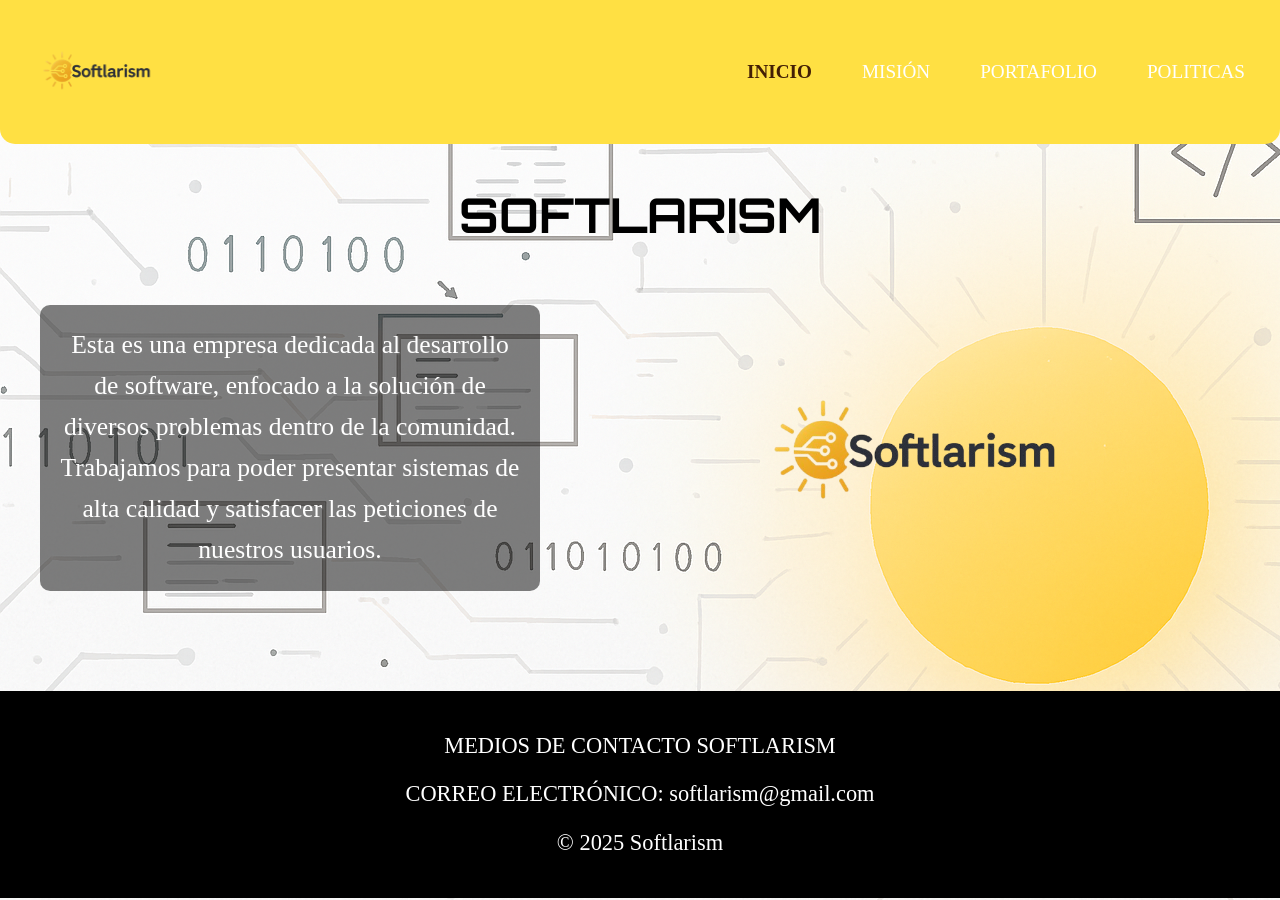
<file: index.html>
<!DOCTYPE html>
<html lang="es">
<head>
  <meta charset="UTF-8">
  <meta name="viewport" content="width=device-width, initial-scale=1.0">
  <title>Softlarism</title>
  <link rel="stylesheet" href="index.css">
  <link href="https://fonts.googleapis.com/css2?family=Orbitron:wght@500&display=swap" rel="stylesheet">

</head>

<body>
  <!-- HEADER -->
  <header class="header">
    <div style="flex: 1; text-align: left;">
      <a href="index.html" class="logo">
        <img src="logo.png" alt="Logo de Softlarism" width="170">
      </a>
    </div>

    

    <ul class="nav">
      <li class="nav-link active">INICIO</li>
      <li class="nav-item"><a class="nav-link" href="mision.html">MISIÓN</a></li>
      <!--<li class="nav-item"><a class="nav-link" href="Servicios.html">SERVICIOS</a></li> -->
      <li class="nav-item"><a class="nav-link" href="Portafolio.html">PORTAFOLIO</a></li>
      <!--<li class="nav-item"><a class="nav-link" href="Lineamientos.html">LINEAMIENTOS</a></li>-->
      <li class="nav-item"><a class="nav-link" href="politicas.html">POLITICAS</a></li>
    </ul>
  </header>

  <!--  TITULO  -->
  <h2 class="titulo">SOFTLARISM</h2>

  <!--  HERO  -->
  <div class="hero">
    <div class="hero-text">
      <p>
        Esta es una empresa dedicada al desarrollo de software, enfocado a la solución
        de diversos problemas dentro de la comunidad. Trabajamos para poder presentar
        sistemas de alta calidad y satisfacer las peticiones de nuestros usuarios.
      </p>
    </div>

    <div class="hero-image">
      <img src="logo.png" alt="Imagen de inicio">
    </div>
  </div>

  <!--  FOOTER  -->
  <footer class="footer">
    <p>MEDIOS DE CONTACTO SOFTLARISM</p>
    <p>CORREO ELECTRÓNICO: softlarism@gmail.com</p>
    <p>© 2025 Softlarism</p>
  </footer>
</body>
</html>
</file>
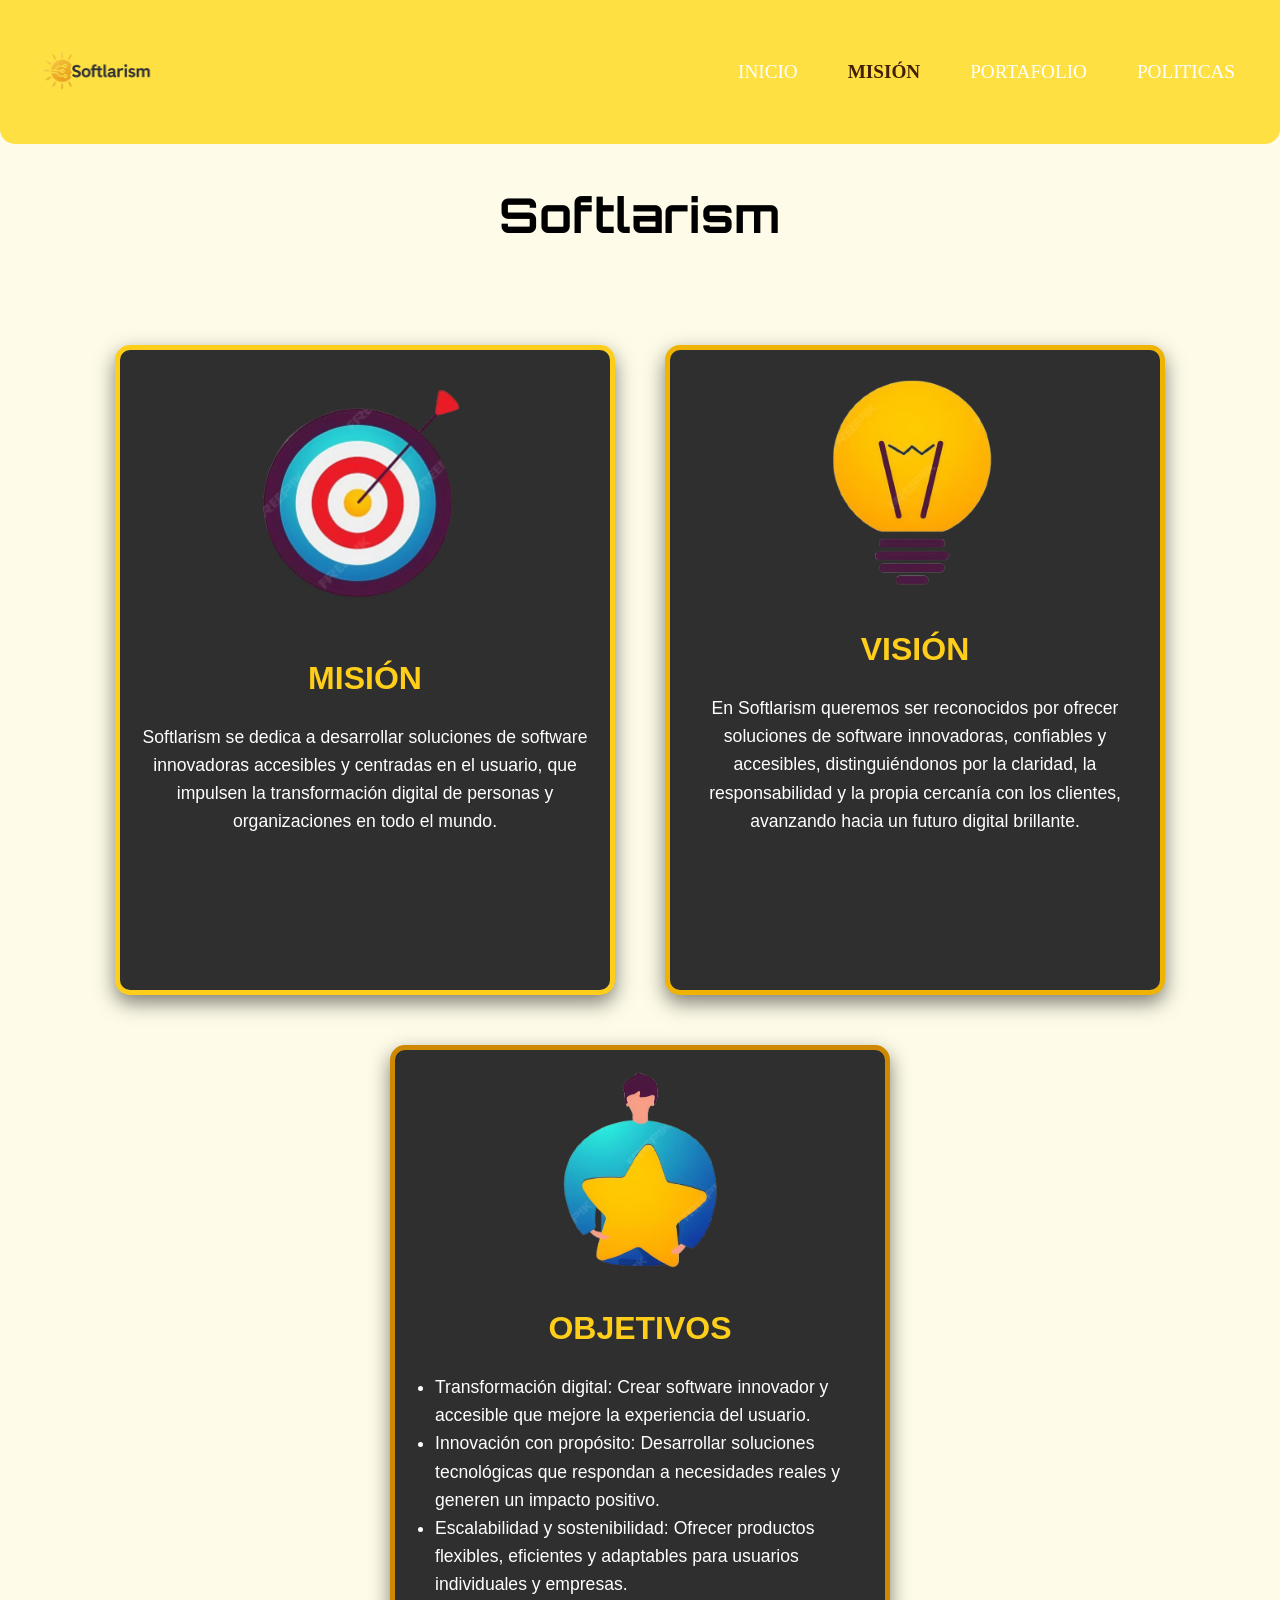
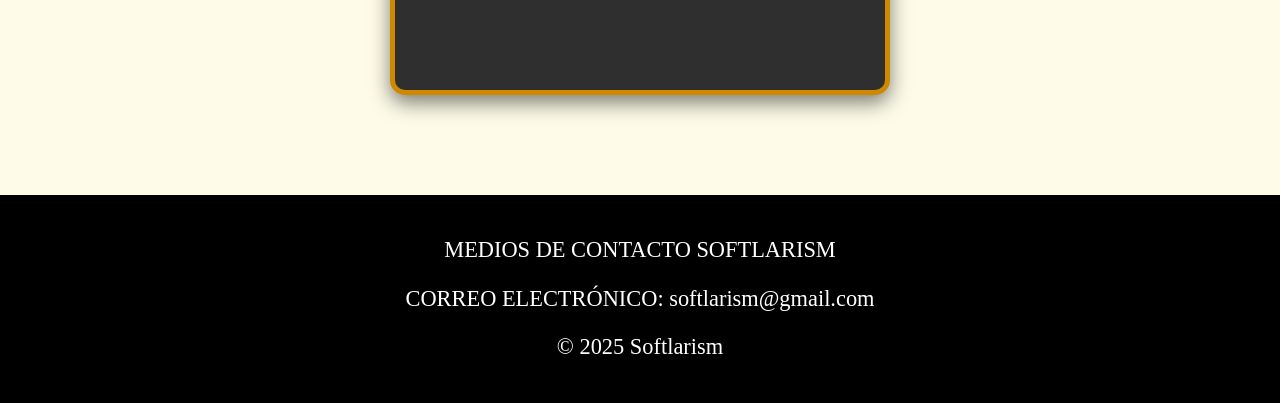
<file: mision.html>
<!DOCTYPE html>
<html>
<head>
    <title>Misión, Visión Y Objetivos</title>
    <meta charset="UTF-8">
    <meta name="viewport" content="width=device-width, initial-scale=1.0">
    <!-- CSS externo -->
    <link rel="stylesheet" href="mision.css">
    <link href="https://fonts.googleapis.com/css2?family=Orbitron:wght@500&display=swap" rel="stylesheet">
</head>
<body>
    <header class="header">
        <div style="flex: 1; text-align: left;">
          <a href="index.html" class="logo">
            <img src="logo.png" alt="Logo de Softlarism" width="200">
          </a>
        </div>

        <ul class="nav">
            <li class="nav-item"><a class="nav-link" href="index.html">INICIO</a></li>
            <li class="nav-link active" aria-current="page" href="mision.html">MISIÓN</li>
            <!--<li class="nav-item"><a class="nav-link" href="Servicios.html">SERVICIOS</a></li>-->
            <li class="nav-item"><a class="nav-link" href="Portafolio.html">PORTAFOLIO</a></li>
            <li class="nav-item"><a class="nav-link" href="politicas.html">POLITICAS</a></li>
        </ul>

        <div class="flex-space"></div>
    </header>
      
    <h2 class="titulo">Softlarism</h2>

    <div class="cards-container">
        <!-- Card 1 -->
        <div class="card card1">
            <img src="imision.png" class="card-img-top" alt="img mision" width="240">
            <div class="card-body">
                <h2 class="card-title">MISIÓN</h2>
                <p class="card-text">
                    Softlarism se dedica a desarrollar soluciones de software innovadoras 
                    accesibles y centradas en el usuario, que impulsen la transformación digital de personas 
                    y organizaciones en todo el mundo.
                </p>
            </div>
        </div>

        <!-- Card 2 -->
        <div class="card card2">
            <img src="ivision.png" class="card-img-top" alt="img vision" width="185">
            <div class="card-body">
                <h2 class="card-title">VISIÓN</h2>
                <p class="card-text">
                    En Softlarism queremos ser reconocidos por ofrecer soluciones de software innovadoras, 
                    confiables y accesibles, distinguiéndonos por la claridad, la responsabilidad y la propia 
                    cercanía con los clientes, avanzando hacia un futuro digital brillante.
                </p>
            </div>
        </div>

        <!-- Card 3 -->
        <div class="card card3">
            <img src="iobjetivos.png" class="card-img-top" alt="img objetivos" width="175">
            <div class="card-body">
                <h2 class="card-title">OBJETIVOS</h2>
                <ul>
                    <li>Transformación digital: Crear software innovador y accesible que mejore la experiencia del usuario. </li>
                    <li>Innovación con propósito: Desarrollar soluciones tecnológicas que respondan a necesidades reales y generen un impacto positivo. </li>
                    <li>Escalabilidad y sostenibilidad: Ofrecer productos flexibles, eficientes y adaptables para usuarios individuales y empresas. </li>
                </ul>
            </div>
        </div>
    </div>

    <footer class="footer">
        <p>MEDIOS DE CONTACTO SOFTLARISM</p>
        <p>CORREO ELECTRÓNICO: softlarism@gmail.com</p>
        <p>© 2025 Softlarism</p>
    </footer>
</body>
</html>
</file>
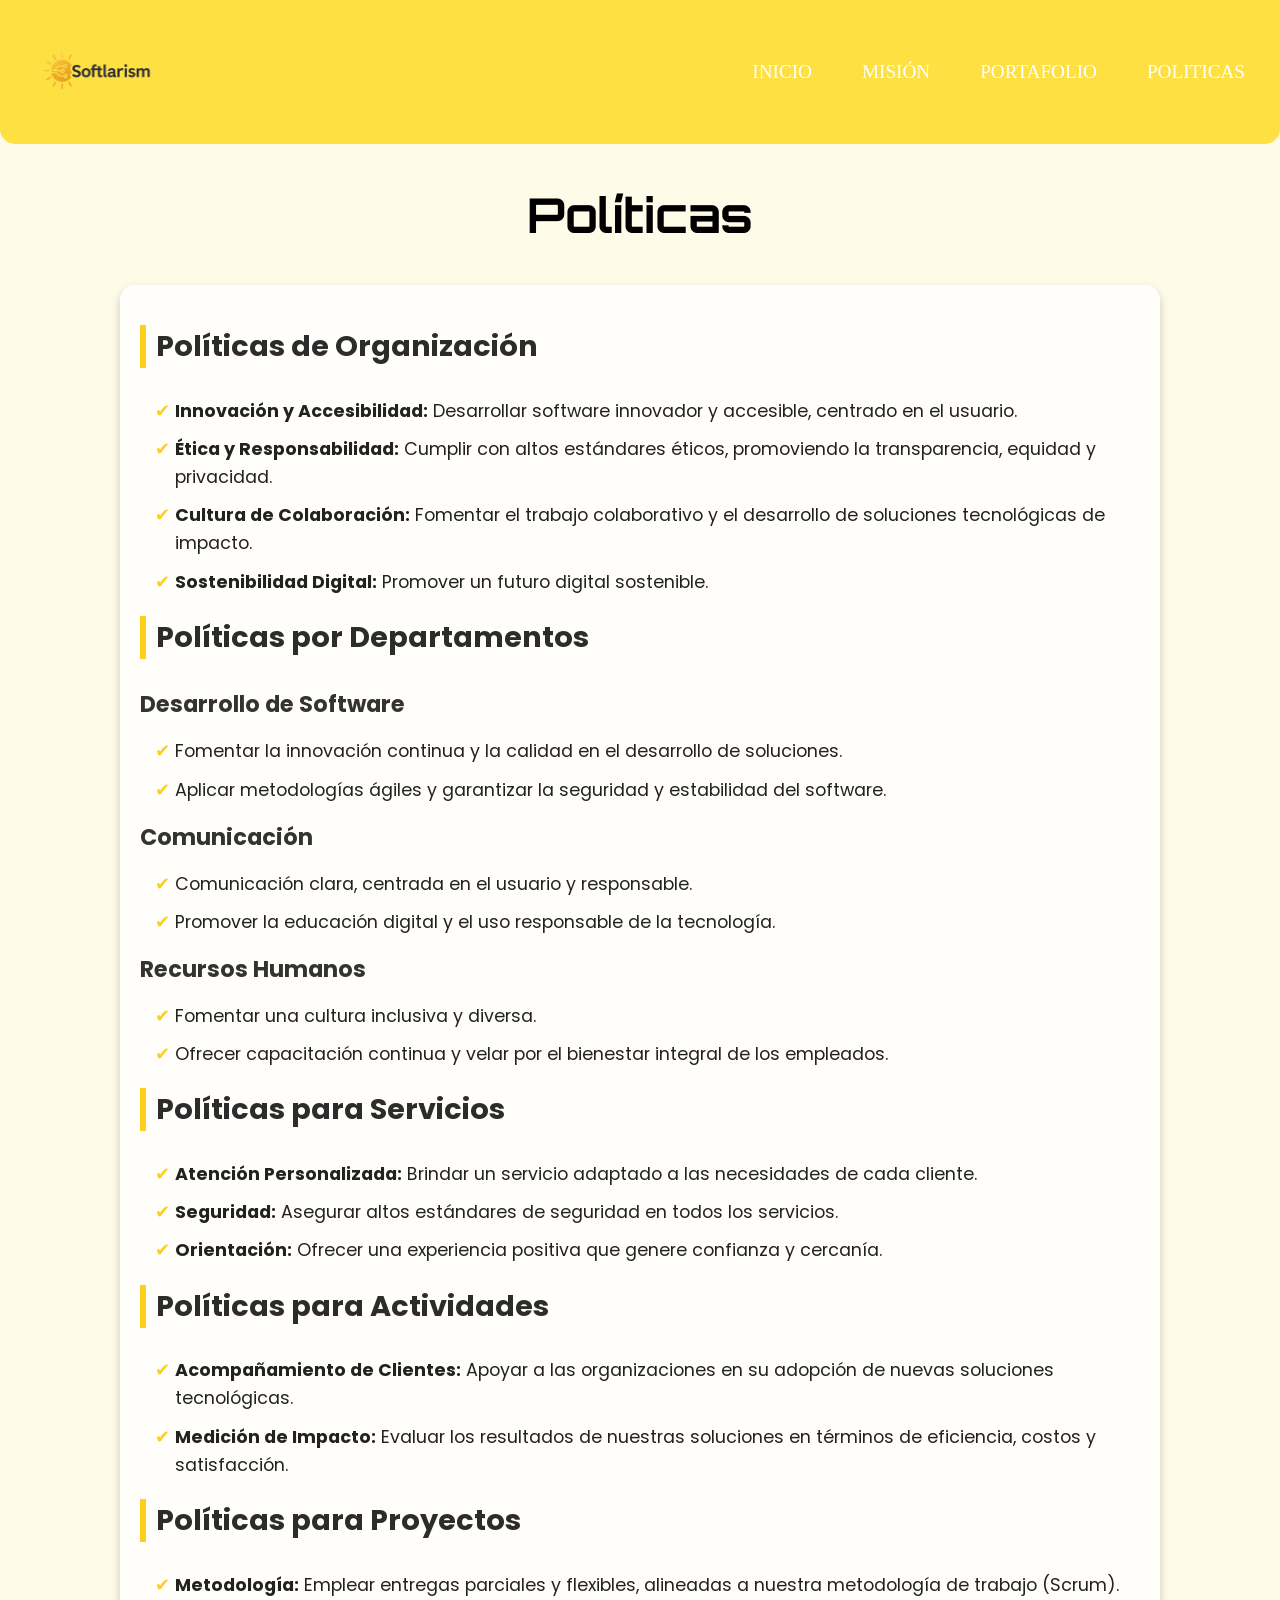
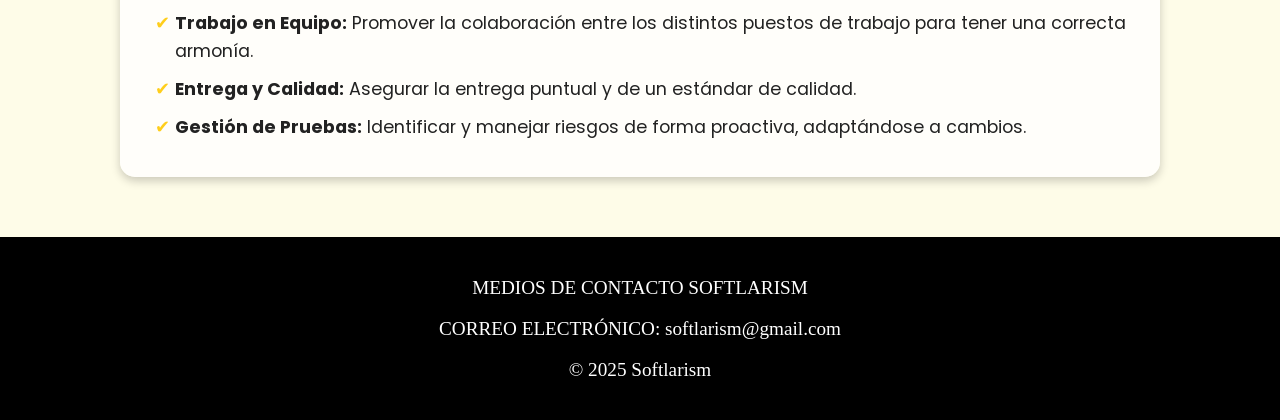
<file: politicas.html>
<!DOCTYPE html>
<html lang="es">
<head>
  <meta charset="UTF-8">
  <meta name="viewport" content="width=device-width, initial-scale=1.0">
  <title>Políticas - Softlarism</title>
  <link rel="stylesheet" href="politicas.css">
  <link href="https://fonts.googleapis.com/css2?family=Orbitron:wght@500&family=Poppins:wght@400;600&display=swap" rel="stylesheet">
</head>
<body>

  <!-- HEADER -->
  <header class="header">
    <div style="flex: 1; text-align: left;">
      <a href="index.html" class="logo">
        <img src="logo.png" alt="Logo de Softlarism" width="170">
      </a>
    </div>

    <ul class="nav">
      <li class="nav-item"><a class="nav-link" href="index.html">INICIO</a></li>
      <li class="nav-item"><a class="nav-link" href="mision.html">MISIÓN</a></li>

      <li class="nav-item"><a class="nav-link" href="Portafolio.html">PORTAFOLIO</a></li>
      <!--<li class="nav-item"><a class="nav-link" href="Lineamientos.html">LINEAMIENTOS</a></li>-->
      <li class="nav-item"><a class="nav-link" href="politicas.html">POLITICAS</a></li>
    </ul>
  </header>

  <!-- TÍTULO -->
  <h2 class="titulo">Políticas</h2>

  <!-- CONTENIDO -->
  <main class="contenido">
    <section>
      <h3>Políticas de Organización</h3>
      <ul>
        <li><strong>Innovación y Accesibilidad:</strong> Desarrollar software innovador y accesible, centrado en el usuario.</li>
        <li><strong>Ética y Responsabilidad:</strong> Cumplir con altos estándares éticos, promoviendo la transparencia, equidad y privacidad.</li>
        <li><strong>Cultura de Colaboración:</strong> Fomentar el trabajo colaborativo y el desarrollo de soluciones tecnológicas de impacto.</li>
        <li><strong>Sostenibilidad Digital:</strong> Promover un futuro digital sostenible.</li>
      </ul>
    </section>

    <section>
      <h3>Políticas por Departamentos</h3>
      <h4>Desarrollo de Software</h4>
      <ul>
        <li>Fomentar la innovación continua y la calidad en el desarrollo de soluciones.</li>
        <li>Aplicar metodologías ágiles y garantizar la seguridad y estabilidad del software.</li>
      </ul>

      <h4>Comunicación</h4>
      <ul>
        <li>Comunicación clara, centrada en el usuario y responsable.</li>
        <li>Promover la educación digital y el uso responsable de la tecnología.</li>
      </ul>

      <h4>Recursos Humanos</h4>
      <ul>
        <li>Fomentar una cultura inclusiva y diversa.</li>
        <li>Ofrecer capacitación continua y velar por el bienestar integral de los empleados.</li>
      </ul>
    </section>

    <section>
      <h3>Políticas para Servicios</h3>
      <ul>
        <li><strong>Atención Personalizada:</strong> Brindar un servicio adaptado a las necesidades de cada cliente.</li>
        <li><strong>Seguridad:</strong> Asegurar altos estándares de seguridad en todos los servicios.</li>
        <li><strong>Orientación:</strong> Ofrecer una experiencia positiva que genere confianza y cercanía.</li>
      </ul>
    </section>

    <section>
      <h3>Políticas para Actividades</h3>
      <ul>
        <li><strong>Acompañamiento de Clientes:</strong> Apoyar a las organizaciones en su adopción de nuevas soluciones tecnológicas.</li>
        <li><strong>Medición de Impacto:</strong> Evaluar los resultados de nuestras soluciones en términos de eficiencia, costos y satisfacción.</li>
      </ul>
    </section>

    <section>
      <h3>Políticas para Proyectos</h3>
      <ul>
        <li><strong>Metodología:</strong> Emplear entregas parciales y flexibles, alineadas a nuestra metodología de trabajo (Scrum).</li>
        <li><strong>Trabajo en Equipo:</strong> Promover la colaboración entre los distintos puestos de trabajo para tener una correcta armonía.</li>
        <li><strong>Entrega y Calidad:</strong> Asegurar la entrega puntual y de un estándar de calidad.</li>
        <li><strong>Gestión de Pruebas:</strong> Identificar y manejar riesgos de forma proactiva, adaptándose a cambios.</li>
      </ul>
    </section>
  </main>

  <!-- FOOTER -->
  <footer class="footer">
    <p>MEDIOS DE CONTACTO SOFTLARISM</p>
    <p>CORREO ELECTRÓNICO: softlarism@gmail.com</p>
    <p>© 2025 Softlarism</p>
  </footer>

</body>
</html>
</file>
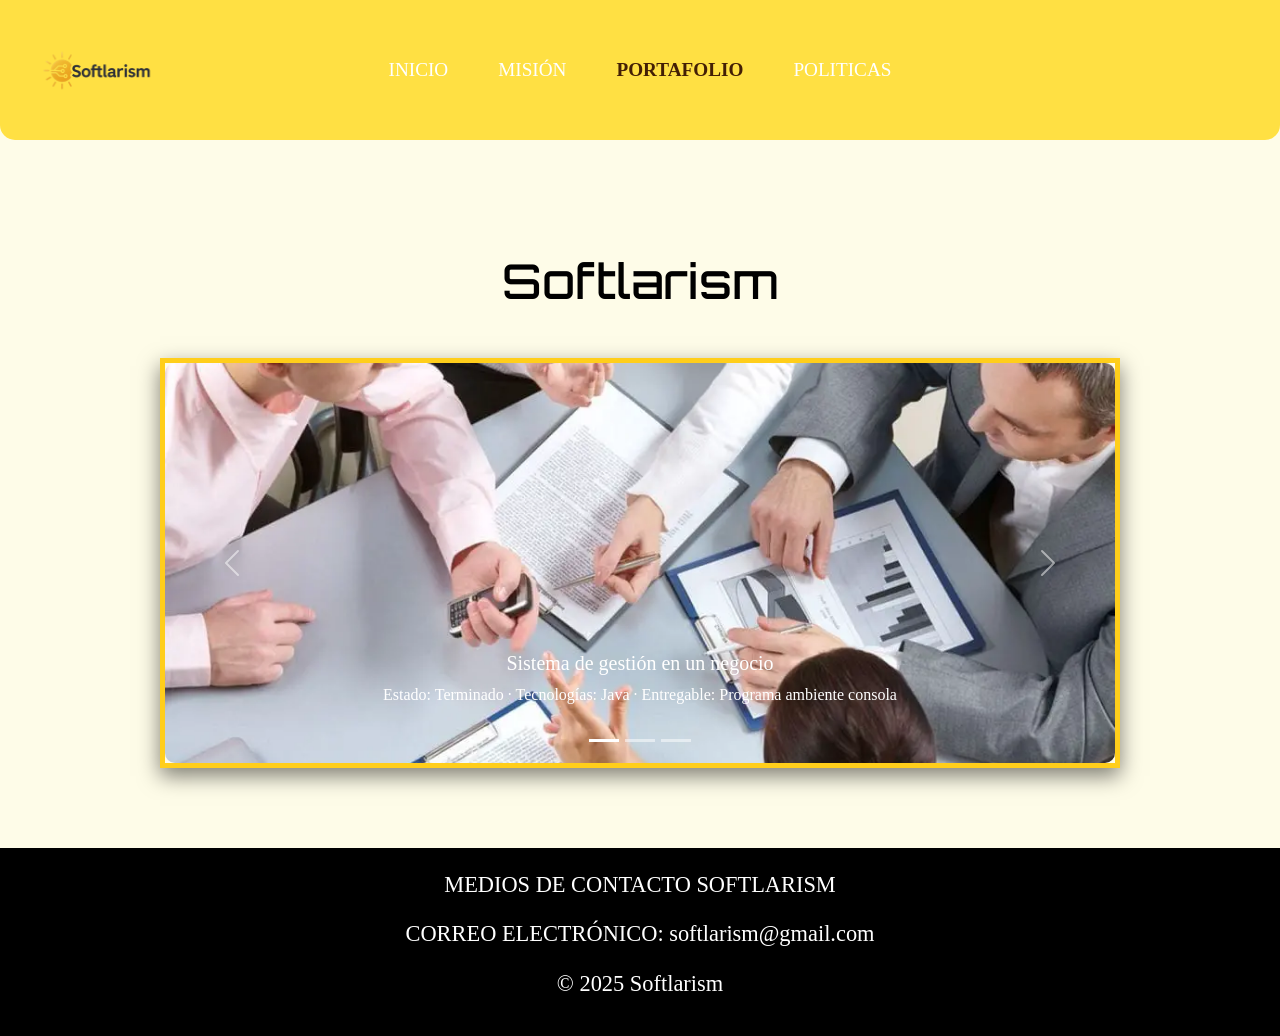
<file: Portafolio.html>
<!DOCTYPE html>
<html lang="es">
<head>
    <meta charset="UTF-8">
    <title>Portafolio De Proyectos</title>
    <meta name="viewport" content="width=device-width, initial-scale=1.0">

    <link href="https://cdn.jsdelivr.net/npm/bootstrap@5.3.2/dist/css/bootstrap.min.css" rel="stylesheet">
    <link rel="stylesheet" href="portafolio.css">
    <link href="https://fonts.googleapis.com/css2?family=Orbitron:wght@500&display=swap" rel="stylesheet">
</head>

<body>
    <header class="header">
        <div style="flex: 1; text-align: left;">
        <a href="index.html" class="logo">
            <img src="logo.png" alt="Logo de Softlarism" width="170">
        </a>
        </div>

        <ul class="nav">
            <li class="nav-item"><a class="nav-link" href="index.html">INICIO</a></li>
            <li class="nav-item"><a class="nav-link" href="mision.html">MISIÓN</a></li>
            <!--<li class="nav-item"><a class="nav-link" href="Servicios.html">SERVICIOS</a></li>-->
            <li class="nav-link active" aria-current="page" href="Portafolio.html">PORTAFOLIO</li>
            <li class="nav-item"><a class="nav-link" href="politicas.html">POLITICAS</a></li>

        </ul>

        <div style="flex: 1;"></div>
    </header>

    <br><br><br>

    <h1 class="titulo"> Softlarism</h1>

    <!-- Carrusel Bootstrap -->
    <div id="carouselExampleCaptions" class="carousel slide w-75 mx-auto my-5" data-bs-ride="carousel">
      <div class="carousel-indicators">
        <button type="button" data-bs-target="#carouselExampleCaptions" data-bs-slide-to="0" class="active" aria-current="true" aria-label="Proyecto 1"></button>
        <button type="button" data-bs-target="#carouselExampleCaptions" data-bs-slide-to="1" aria-label="Proyecto 2"></button>
        <button type="button" data-bs-target="#carouselExampleCaptions" data-bs-slide-to="2" aria-label="Proyecto 3"></button>
      </div>
      <div class="carousel-inner">
        <div class="carousel-item active">
          <img src="administracion.jpg" class="d-block w-100" alt="Proyecto 1">
          <div class="carousel-caption d-none d-md-block">
            <h5>Sistema de gestión en un negocio</h5>
            <p>Estado: Terminado · Tecnologías: Java · Entregable: Programa ambiente consola</p>
          </div>
        </div>
        <div class="carousel-item">
          <img src="academica.png" class="d-block w-100" alt="Proyecto 2">
          <div class="carousel-caption d-none d-md-block">
            <h5>Plataforma de organización académica</h5>
            <p>Estado: Detenido · Tecnologías: Java, HTML/CSS · Entregable: Aplicación móvil</p>
          </div>
        </div>
        <div class="carousel-item">
          <img src="empresa.jpg" class="d-block w-100" alt="Proyecto 3">
          <div class="carousel-caption d-none d-md-block">
            <h5>Aplicación de contactos empresariales</h5>
            <p>Estado: Planeación · Tecnologías: Java, HTML/CSS, JS · Entregable: App móvil + Web</p>
          </div>
        </div>
      </div>
      <button class="carousel-control-prev" type="button" data-bs-target="#carouselExampleCaptions" data-bs-slide="prev">
        <span class="carousel-control-prev-icon" aria-hidden="true"></span>
        <span class="visually-hidden">Anterior</span>
      </button>
      <button class="carousel-control-next" type="button" data-bs-target="#carouselExampleCaptions" data-bs-slide="next">
        <span class="carousel-control-next-icon" aria-hidden="true"></span>
        <span class="visually-hidden">Siguiente</span>
      </button>
    </div>

    <footer class="footer">
        <p>MEDIOS DE CONTACTO SOFTLARISM</p>
        <p>CORREO ELECTRÓNICO: softlarism@gmail.com</p>
        <p>© 2025 Softlarism</p>
    </footer>

    <!-- Bootstrap JS -->
    <script src="https://cdn.jsdelivr.net/npm/bootstrap@5.3.2/dist/js/bootstrap.bundle.min.js"></script>
</body>
</html>
</file>
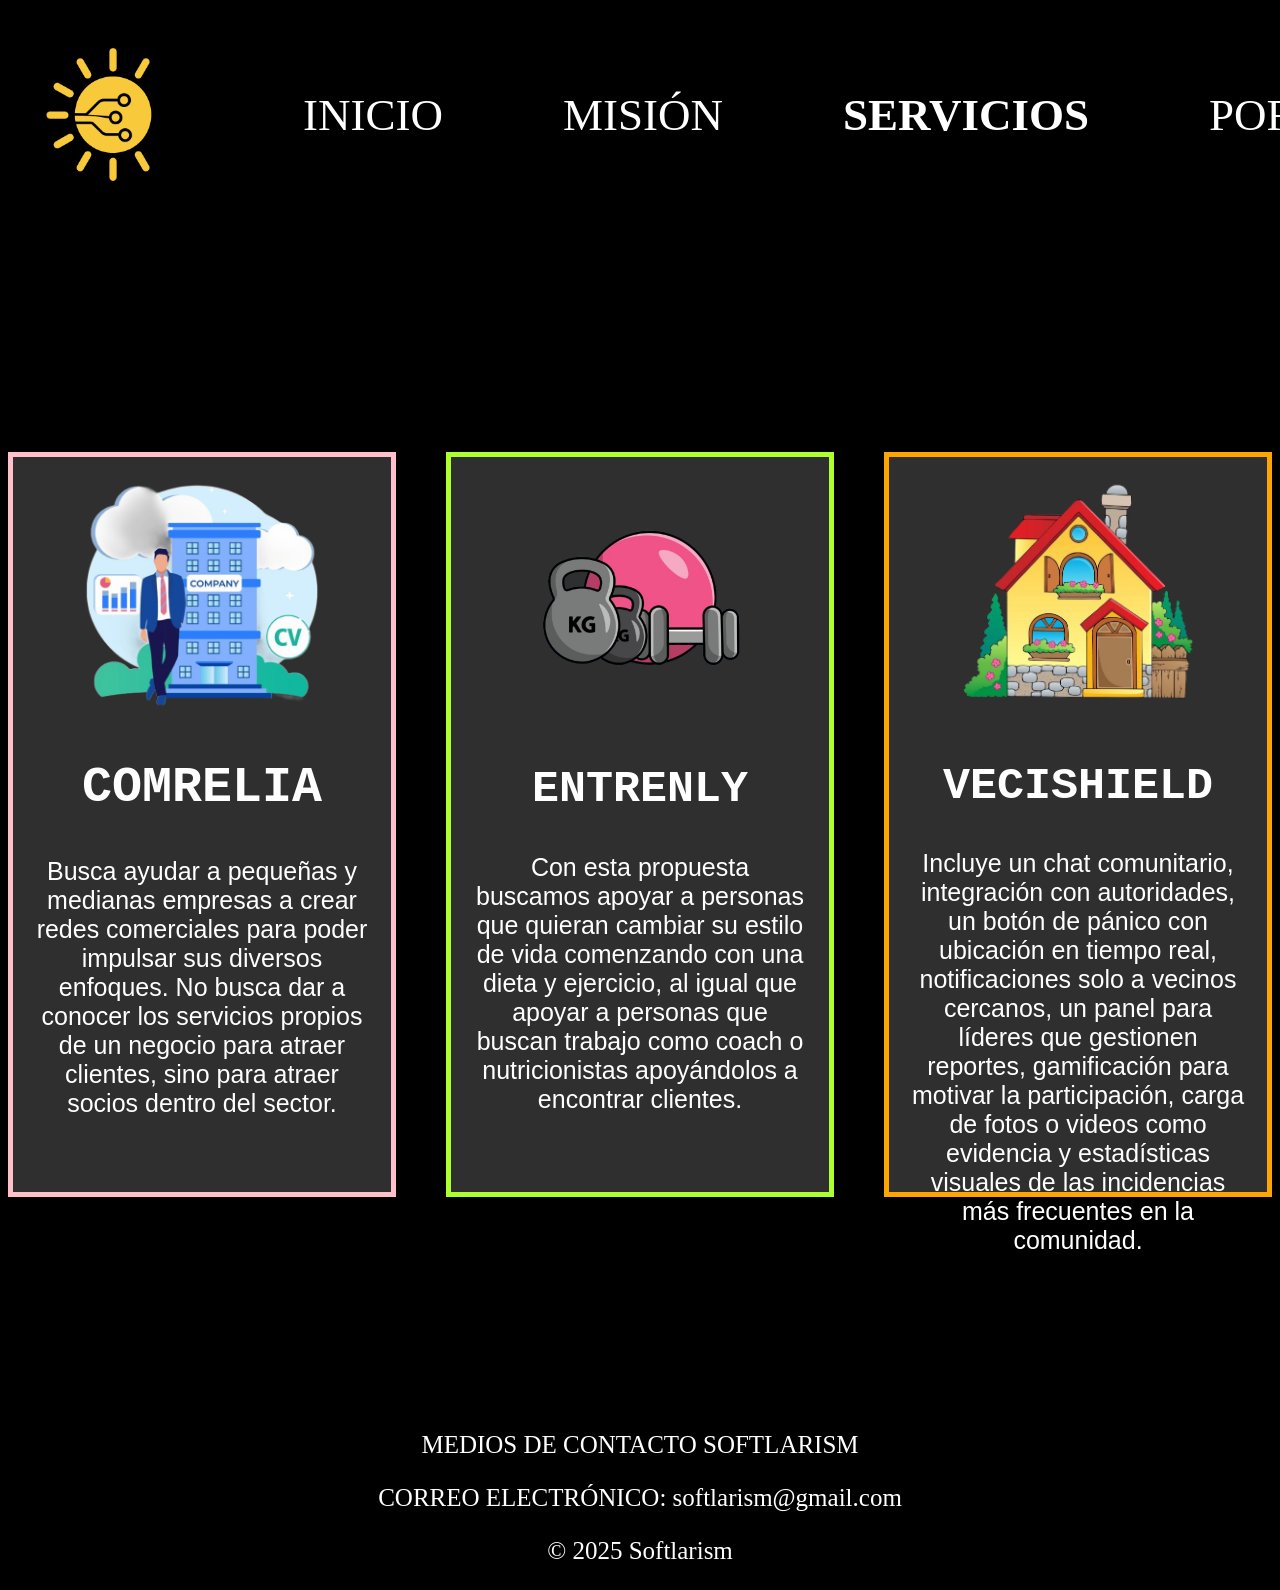
<file: Servicios.html>
<!DOCTYPE html>
<!--
Click nbfs://nbhost/SystemFileSystem/Templates/Licenses/license-default.txt to change this license
Click nbfs://nbhost/SystemFileSystem/Templates/JSP_Servlet/Html.html to edit this template
-->
<html>
    <head>
        <title>Servicios</title>
        <meta charset="UTF-8">
        <meta name="viewport" content="width=device-width, initial-scale=1.0">
    </head>
    <body style="background-color: black; color: white;">
        <header style="background-color: black; font-family: Georgia, serif; margin:0; 
             padding: 20px; display: flex; align-items: center; justify-content: space-between">
    <div style="flex: 1; text-align: left; color: white;">
        <img src="sol.png" alt="Logo de Softlarism" width="170">
        </div>

        <style>
            .nav {
              list-style: none;
              padding: 0;
              margin: 0;
              display: flex;
              justify-content: flex-end;
              gap: 90px;
            }

            .nav-item a {
              text-decoration: none;
              color: white;
              font-family: Times New Roman;
              padding: 30px 15px;
              font-size: 45px;
            }

            .nav-item a:hover {
              background-color: lightblue;
              border-radius: 15px;
            }

            .nav-link {
              text-decoration: none;
              color: white;
              font-family: Times New Roman;
              padding: 30px 15px;
              font-size: 45px;
              display: inline-block;
              }

            .nav-link.active {
              font-weight: 700;
              }

            .nav-link:hover {
              background-color: lightblue;
              border-radius: 15px;
              }

        </style>

        <ul class="nav">
            <li class="nav-item">
          <li class="nav-item"><a class="nav-link" href="index.html">INICIO</a></li>
          <li class="nav-item"><a class="nav-link" href="mision.html">MISIÓN</a></li>
          <li class="nav-link active" aria-current="page" href="Servicios.html">SERVICIOS</li>
          <li class="nav-item"><a class="nav-link" href="Portafolio.html">PORTAFOLIO</a></li>
        </ul>


        <div style="flex: 1;"></div>

  </header>
        
        <br>
        <br>
        <br>
        <br>
        <br>
        <br>
        <br>
        <br>
        <br>
        <br>
        
        <div style="display: flex; justify-content: center; flex-direction: row; gap: 50px; margin: 50px auto;">

    <div class="card1" style="width: 570px; height: 695px; background-color: #2f2f2f; border: 5px solid transparent; border-image: linear-gradient(90deg, pink, pink) 1; border-radius: 15px; padding: 20px; color: white;">
        <img src="icomrelia.png" alt="Misión" width="240" style="display: block; margin: 0 auto;">
        <div class="card-body">
            <h2 class="card-title" style="font-size: 50px; font-family: Courier New; text-align: center;">COMRELIA</h2>
            <p class="card-text" style="font-size: 25px; font-family: Arial; text-align: center;">
                Busca ayudar a pequeñas y medianas empresas a crear redes comerciales para poder impulsar sus diversos enfoques.
                No busca dar a conocer los servicios propios de un negocio para atraer clientes, sino para atraer socios dentro del sector.
            </p>
        </div>
    </div>

    <div class="card2" style="width: 570px; height: 695px; background-color: #2f2f2f; border: 5px solid transparent; border-image: linear-gradient(90deg, greenyellow, greenyellow) 1; border-radius: 15px; padding: 20px; color: white;">
        <img src="igym.png" alt="Visión" width="250" style="display: block; margin: 0 auto;">
        <div class="card-body">
            <h2 class="card-title" style="font-size: 45px; font-family: Courier New; text-align: center;">ENTRENLY</h2>
            <p class="card-text" style="font-size: 25px; font-family: Arial; text-align: center;">
                Con esta propuesta buscamos apoyar a personas que quieran cambiar su estilo de vida comenzando con una dieta y ejercicio, al igual que apoyar a personas que buscan trabajo como coach o nutricionistas apoyándolos a encontrar clientes.  
            </p>
        </div>
    </div>

    <div class="card3" style="width: 570px; height: 695px; background-color: #2f2f2f; border: 5px solid transparent; border-image: linear-gradient(90deg, orange, orange) 1; border-radius: 15px; padding: 20px; color: white;">
        <img src="ivecishield.png" alt="Objetivos" width="240" style="display: block; margin: 0 auto;">
        <div class="card-body">
            <h2 class="card-title" style="font-size: 45px; font-family: Courier New; text-align: center;">VECISHIELD</h2>
            <p class="card-text" style="font-size: 25px; font-family: Arial; text-align: center;">
                Incluye un chat comunitario, integración con autoridades, un botón de pánico con ubicación en tiempo real, notificaciones solo a vecinos cercanos, un panel para líderes que gestionen reportes, gamificación para motivar la participación, carga de fotos o videos como evidencia y estadísticas visuales de las incidencias más frecuentes en la comunidad.
            </p>
        </div>
    </div>

</div>

        <br>
        <br>
        <br>
        <br>
        <br>
        <br>
        <br>
        <br>
        <footer style="margin-top: 40px; font-family: New Times Roman; background-color: black; text-align: center; font-size: 25px;">
    <p>MEDIOS DE CONTACTO SOFTLARISM</p>
    <p>CORREO ELECTRÓNICO: softlarism@gmail.com</p>
    <p>© 2025 Softlarism</p>
  </footer>
    </body>
</html>
</file>
<file: index.css>
body {
  background-image: url(fondo.png);
  font-family: Raleway,sans-serif;
  margin: 0;
  padding: 0;
  color: white;
  font-size: 1rem;
}

/* ====== HEADER ====== */
.header {
  background-color: #ffe043;
  font-family: Georgia, serif;
  border-radius: 0 0 15px 15px;
  padding: 20px;
  display: flex;
  align-items: center;
  justify-content: space-between;
  flex-wrap: wrap;
  gap: 10px;
}

.nav {
  list-style: none;
  padding: 0;
  margin: 0;
  display: flex;
  flex-wrap: wrap;
  justify-content: flex-end;
  gap: 20px;
  max-width: 100%;
}

.nav-item a,
.nav-link {
  text-decoration: none;
  color: white;
  font-family: Cambria, Cochin, Georgia, Times, 'Times New Roman', serif;
  padding: 10px 15px;
  font-size: 1.2rem;
  display: inline-block;
}

.nav-link.active {
  color: #431F05;
  font-weight: 700;
}

.nav-link:hover {
  background-color: #ffce1b;
  border-radius: 8px;
}

.logo img {
  cursor: pointer;
  transition: transform 0.3s ease;
  max-width: 150px;
  width: 100%;
}
.logo img:hover {
  transform: scale(1.05);
}

/* ====== TITULO ====== */
.titulo {
  font-family: Orbitron, sans-serif;
  color: black;
  font-size: 3rem;
  margin: 40px 20px;
  text-align: center;
}

/* ====== HERO ====== */
.hero {
  max-width: 1200px;
  margin: 20px auto;
  display: flex;
  align-items: center;
  gap: 40px;
  padding: 20px;
  flex-wrap: wrap;
}

.hero-text {
  flex: 1 1 300px;
  background-color: rgba(0, 0, 0, 0.5);
  padding: 20px;
  border-radius: 10px;
  font-size: 1.4rem;
  font-weight: 500;
  text-shadow: 1px 1px 2px gray;
  text-align: center;
  color: white;
}

.hero-text p {
  margin: 0;
  padding: 0;
  font-size: 1.6rem;
  line-height: 1.6;
  font-family:Cambria, Cochin, Georgia, Times, 'Times New Roman', serif;
  white-space: normal;
}

.hero-image {
  flex: 1 1 500px;
  display: flex;
  align-items: center;
  justify-content: center;
}

.hero-image img {
  max-width: 60%;
  height: auto;
  display: block;
}

/* Responsive */
@media (max-width: 750px) {
  .hero {
    flex-direction: column;
    padding-left: 20px;
  }
  .hero-text {
    max-width: none;
    padding: 0 20px;
  }
  .hero-text p {
    font-size: 1.2rem;
    line-height: 1.5;
  }
  .hero-image {
    width: 60%;
    flex: 0 0 auto;
  }
}

/* ====== FOOTER ====== */
.footer {
  margin-top: 80px;
  font-family: Cambria, Cochin, Georgia, Times, 'Times New Roman', serif;
  background-color: black;
  text-align: center;
  color: white;
  font-size: 1.4rem;
  padding: 20px;
}
</file>
<file: mision.css>
/* Body */
body {
    background-color: #fefce8;
    color: black;
    margin: 0;
    font-family: Arial,sans-serif;
}

/* Header */
.header {
  background-color: #ffe043;
  font-family: Georgia, serif;
  border-radius: 0 0 15px 15px;
  padding: 20px;
  display: flex;
  align-items: center;
  justify-content: space-between;
  flex-wrap: wrap;
  gap: 10px;
}

.nav {
  list-style: none;
  padding: 0;
  margin: 0;
  display: flex;
  flex-wrap: wrap;
  justify-content: flex-end;
  gap: 20px;
  max-width: 100%;
}

.nav-item a {
  text-decoration: none;
  color: white;
  font-family: "Times New Roman", serif;
  padding: 10px 15px;
  font-size: 1.2rem;
}

.nav-item a:hover {
  background-color: transparent;
  border-radius: 15px;
}

.nav-link {
  text-decoration: none;
  color: white;
  font-family: Cambria, Cochin, Georgia, Times, 'Times New Roman', serif;
  padding: 10px 15px;
  font-size: 1.2rem;
  display: inline-block;
}

.nav-link.active {
    color: #431F05;
  font-weight: bold;
}

.nav-link:hover {
  background-color: #ffce1b;
  border-radius: 8px;
}
.logo img{
    cursor: pointer;
    transition: tranform 0.3s ease;
    max-width: 150px;
    width: 100%;
}
.logo img:hover{
    transform: scale(1.05);
}
.titulo {
  font-family: 'Orbitron', sans-serif;
  color: black;
  font-size: 3rem;
  margin: 40px 20px;
  text-align: center;
}

/* Cards  */
.cards-container {
    display: flex;
    justify-content: center;
    max-width: 1600px;
    margin: 100px auto;
    flex-wrap: wrap;
    gap: 50px;
}
.card {
    width: 450px;
    min-height: 600px;
    background-color: #2f2f2f;
    border-radius: 15px;
    padding: 20px;
    color: white;
    text-align: center;
    box-shadow: 0 8px 20px rgba(0,0,0,0.5);
    transition: transform 0.3s ease;
}
.card:hover {
    transform: translateY(-10px);
}

/* Borde de las cards con paleta */
.card1 {
    border: 5px solid #FFCE1B; /* Supernova 400 */
}
.card2 {
    border: 5px solid #EFB303; /* Supernova 500 */
}
.card3 {
    border: 5px solid #CE8900; /* Supernova 600 */
}

/* ===== Contenido de las cards ===== */
.card-title {
    font-size: 2rem;
    font-family: Impact, sans-serif;
    text-align: center;
    color: #FFCE1B; /* Acento amarillo */
}

.card-text {
    font-size: 1.1rem;
    line-height: 1.6;
    font-family: Arial, sans-serif;
    text-align: center;
}

.card3 ul {
    font-size: 1.1rem;
    font-family: Arial, sans-serif;
    line-height: 1.6;
    padding-left: 20px;
    text-align: left;
}

/* Footer */
.footer {
  margin-top: 80px;
  font-family: Cambria, Cochin, Georgia, Times, 'Times New Roman', serif;
  background-color: black;
  text-align: center;
  color: white;
  font-size: 1.4rem;
  padding: 20px;
}
</file>
<file: politicas.css>
body {
  background-color: #fefce8; /* amarillo claro */
  font-family: 'Poppins', sans-serif;
  margin: 0;
  padding: 0;
  color: #222;
}

/* ====== HEADER ====== */
.header {
  background-color: #ffe043;
  font-family: Georgia, serif;
  border-radius: 0 0 15px 15px;
  padding: 20px;
  display: flex;
  align-items: center;
  justify-content: space-between;
  flex-wrap: wrap;
  gap: 10px;
}

.nav {
  list-style: none;
  padding: 0;
  margin: 0;
  display: flex;
  flex-wrap: wrap;
  justify-content: flex-end;
  gap: 20px;
  max-width: 100%;
}

.nav-item a,
.nav-link {
  text-decoration: none;
  color: white;
  font-family: Cambria, Cochin, Georgia, Times, 'Times New Roman', serif;
  padding: 10px 15px;
  font-size: 1.2rem;
  display: inline-block;
}

.nav-link.active {
  color: #431F05;
  font-weight: 700;
}

.nav-link:hover {
  background-color: #ffce1b;
  border-radius: 8px;
}

.logo img {
  cursor: pointer;
  transition: transform 0.3s ease;
  max-width: 150px;
  width: 100%;
}
.logo img:hover {
  transform: scale(1.05);
}

/* ====== TÍTULO ====== */
.titulo {
  font-family: 'Orbitron', sans-serif;
  color: black;
  font-size: 3rem;
  margin: 40px 20px;
  text-align: center;
}

/* ====== CONTENIDO ====== */
.contenido {
  max-width: 1000px;
  margin: 20px auto;
  padding: 20px;
  background: rgba(255, 255, 255, 0.8);
  border-radius: 15px;
  box-shadow: 0px 4px 10px rgba(0,0,0,0.2);
}

.contenido h3 {
  font-size: 1.8rem;
  margin-top: 20px;
  color: #2c2c2c;
  border-left: 6px solid #ffce1b;
  padding-left: 10px;
}

.contenido h4 {
  font-size: 1.4rem;
  margin: 15px 0 10px;
  color: #333;
}

.contenido ul {
  list-style: none;
  padding-left: 15px;
}

.contenido ul li {
  margin-bottom: 10px;
  font-size: 1.1rem;
  line-height: 1.6;
  position: relative;
  padding-left: 20px;
}

.contenido ul li::before {
  content: "✔";
  color: #ffce1b;
  position: absolute;
  left: 0;
}

/* ====== FOOTER ====== */
.footer {
  margin-top: 60px;
  font-family: Cambria, Cochin, Georgia, Times, 'Times New Roman', serif;
  background-color: black;
  text-align: center;
  color: white;
  font-size: 1.2rem;
  padding: 20px;
}
</file>
<file: portafolio.css>
body {
    background-color: #fefce8;
    color: black;
    margin: 0;
    font-family: Cambria, Cochin, Georgia, Times, 'Times New Roman', serif;
}

.header {
  background-color: #ffe043;
  font-family: Georgia, serif;
  border-radius: 0 0 15px 15px;
  padding: 20px;
  display: flex;
  align-items: center;
  justify-content: space-between;
  flex-wrap: wrap;
  gap: 10px;
}

.nav {
  list-style: none;
  padding: 0;
  margin: 0;
  display: flex;
  flex-wrap: wrap;
  justify-content: flex-end;
  gap: 20px;
  max-width: 100%;
}

.nav-item a,
.nav-link {
  text-decoration: none;
  color: white;
  font-family: Cambria, Cochin, Georgia, Times, 'Times New Roman', serif;
  padding: 10px 15px;
  font-size: 1.2rem;
  display: inline-block;
}

.nav-link.active {
  color: #431F05;
  font-weight: 700;
}

.nav-link:hover {
  background-color: #ffce1b;
  border-radius: 8px;
}

.logo img {
  cursor: pointer;
  transition: transform 0.3s ease;
  max-width: 150px;
  width: 100%;
}
.logo img:hover {
  transform: scale(1.05);
}

/* titulos */
.titulo {
  font-family: 'Orbitron', sans-serif;
  color: black;
  font-size: 3rem;
  margin: 40px 20px;
  text-align: center;
}

.carousel-inner{
    border: 5px solid #FFCE1B;
    box-shadow: 0 8px 20px rgba(0,0,0,0.5);
}
.carousel-item img {
    width: 100%;         
    height: 400px;       
    object-fit: cover;   
    border-radius: 10px; 
}


/* Footer */
.footer {
  margin-top: 80px;
  font-family: Cambria, Cochin, Georgia, Times, 'Times New Roman', serif;
  background-color: black;
  text-align: center;
  color: white;
  font-size: 1.4rem;
  padding: 20px;
}
</file>
